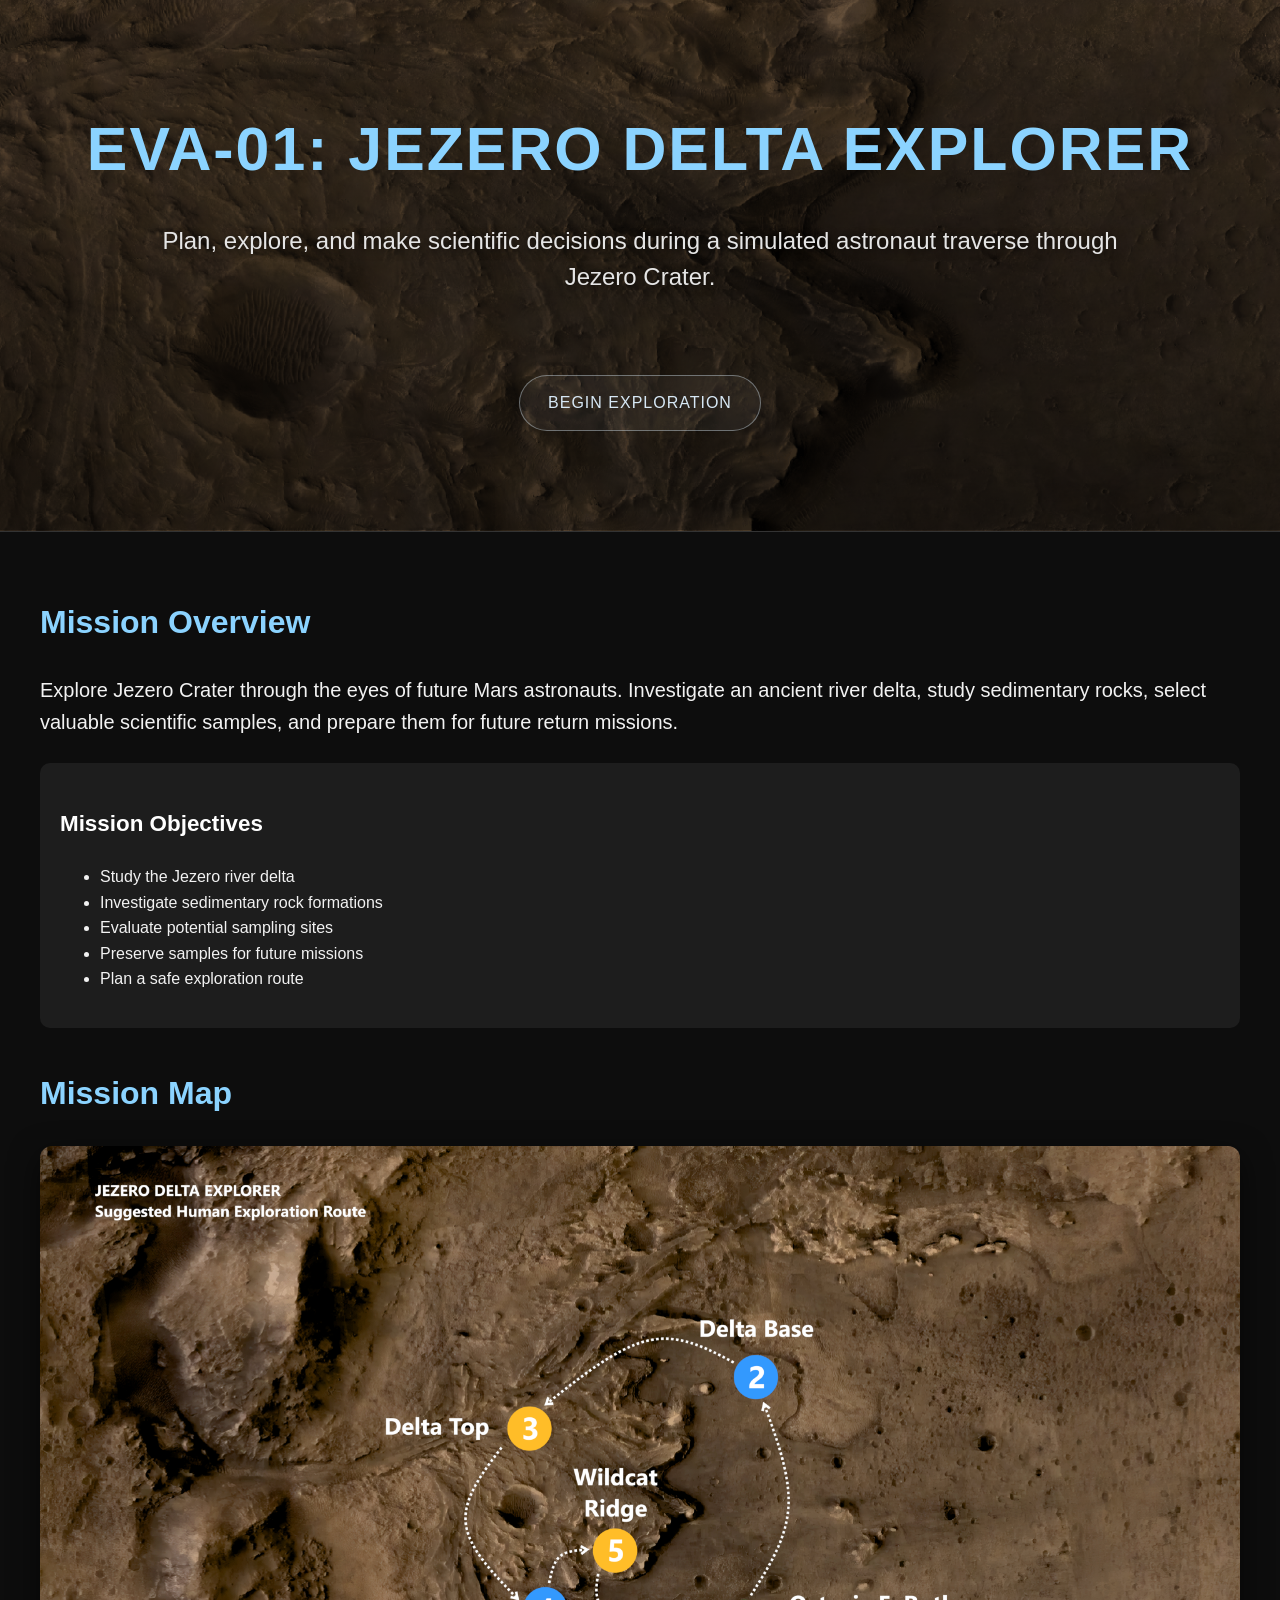
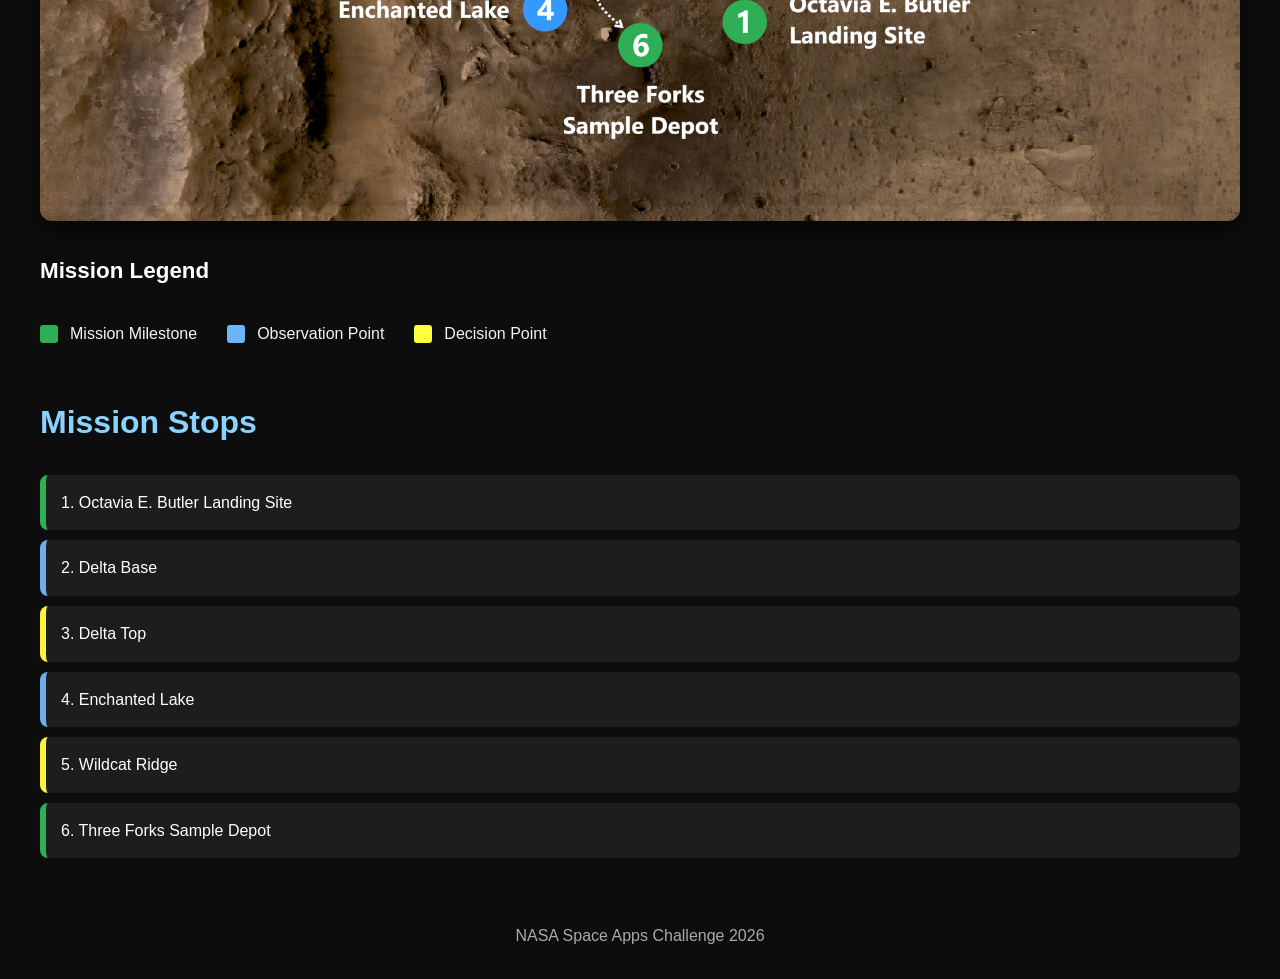
<file: index.html>
<!DOCTYPE html>
<html>
<head>
<meta charset="UTF-8">
<meta name="viewport" content="width=device-width, initial-scale=1.0">
<link rel="stylesheet" href="style.css">
</head>

<body>

<header class="scene-header"
style="
background-image:
linear-gradient(
rgba(0,0,0,0.6),
rgba(0,0,0,0.75)
),
url('images/mars-background.png');
padding: 60px 20px 80px 20px;
">
<h1 class="scene-title">
EVA-01: Jezero Delta Explorer
</h1>

<p class="subtitle">
Plan, explore, and make scientific decisions during a simulated astronaut traverse through Jezero Crater.
</p>

<p>
<a class="hero-button" href="#mission-map">
BEGIN EXPLORATION
</a>
</p>

</header>

<div class="container">

<h2>Mission Overview</h2>

<p>
Explore Jezero Crater through the eyes of future Mars astronauts.
Investigate an ancient river delta, study sedimentary rocks,
select valuable scientific samples, and prepare them for future return missions.
</p>

<div class="objectives">

<h3>Mission Objectives</h3>

<ul>
<li>Study the Jezero river delta</li>
<li>Investigate sedimentary rock formations</li>
<li>Evaluate potential sampling sites</li>
<li>Preserve samples for future missions</li>
<li>Plan a safe exploration route</li>
</ul>

</div>

<h2 id="mission-map">Mission Map</h2>

<div class="map-container">

<div class="mission-map">

<img src="images/map-jezero.jpg" alt="Jezero Mission Map">

<a class="hotspot hotspot1" href="octavia.html" title="Octavia Landing Site"></a>

<a class="hotspot hotspot2" href="delta-base.html" title="Delta Base"></a>

<a class="hotspot hotspot3" href="delta-top.html" title="Delta Top"></a>

<a class="hotspot hotspot4" href="enchanted-lake.html" title="Enchanted Lake"></a>

<a class="hotspot hotspot5" href="wildcat-ridge.html" title="Wildcat Ridge"></a>

<a class="hotspot hotspot6" href="three-forks.html" title="Three Forks"></a>

</div>

</div>

<div class="locations">

    <h3>Mission Legend</h3>

<div class="legend">

    <div class="legend-item">
        <span class="legend-box legend-milestone"></span>
        Mission Milestone
    </div>

    <div class="legend-item">
        <span class="legend-box legend-observation"></span>
        Observation Point
    </div>

    <div class="legend-item">
        <span class="legend-box legend-decision"></span>
        Decision Point
    </div>

</div>

<h2>Mission Stops</h2>

<a href="octavia.html"
   class="milestone-stop"
   style="display:block; padding:15px;">
1.   Octavia E. Butler Landing Site
</a>

<a href="delta-base.html" class="locations-card observation-stop">
2.   Delta Base
</a>

<a href="delta-top.html" class="locations-card decision-stop">
3.   Delta Top
</a>

<a href="enchanted-lake.html" class="locations-card observation-stop">
4.   Enchanted Lake
</a>

<a href="wildcat-ridge.html" class="locations-card decision-stop">
5.   Wildcat Ridge
</a>

<a href="three-forks.html" class="locations-card milestone-stop">
6.   Three Forks Sample Depot
</a>

</div>

</div>

<footer>

NASA Space Apps Challenge 2026

</footer>

</body>
</html>
</file>
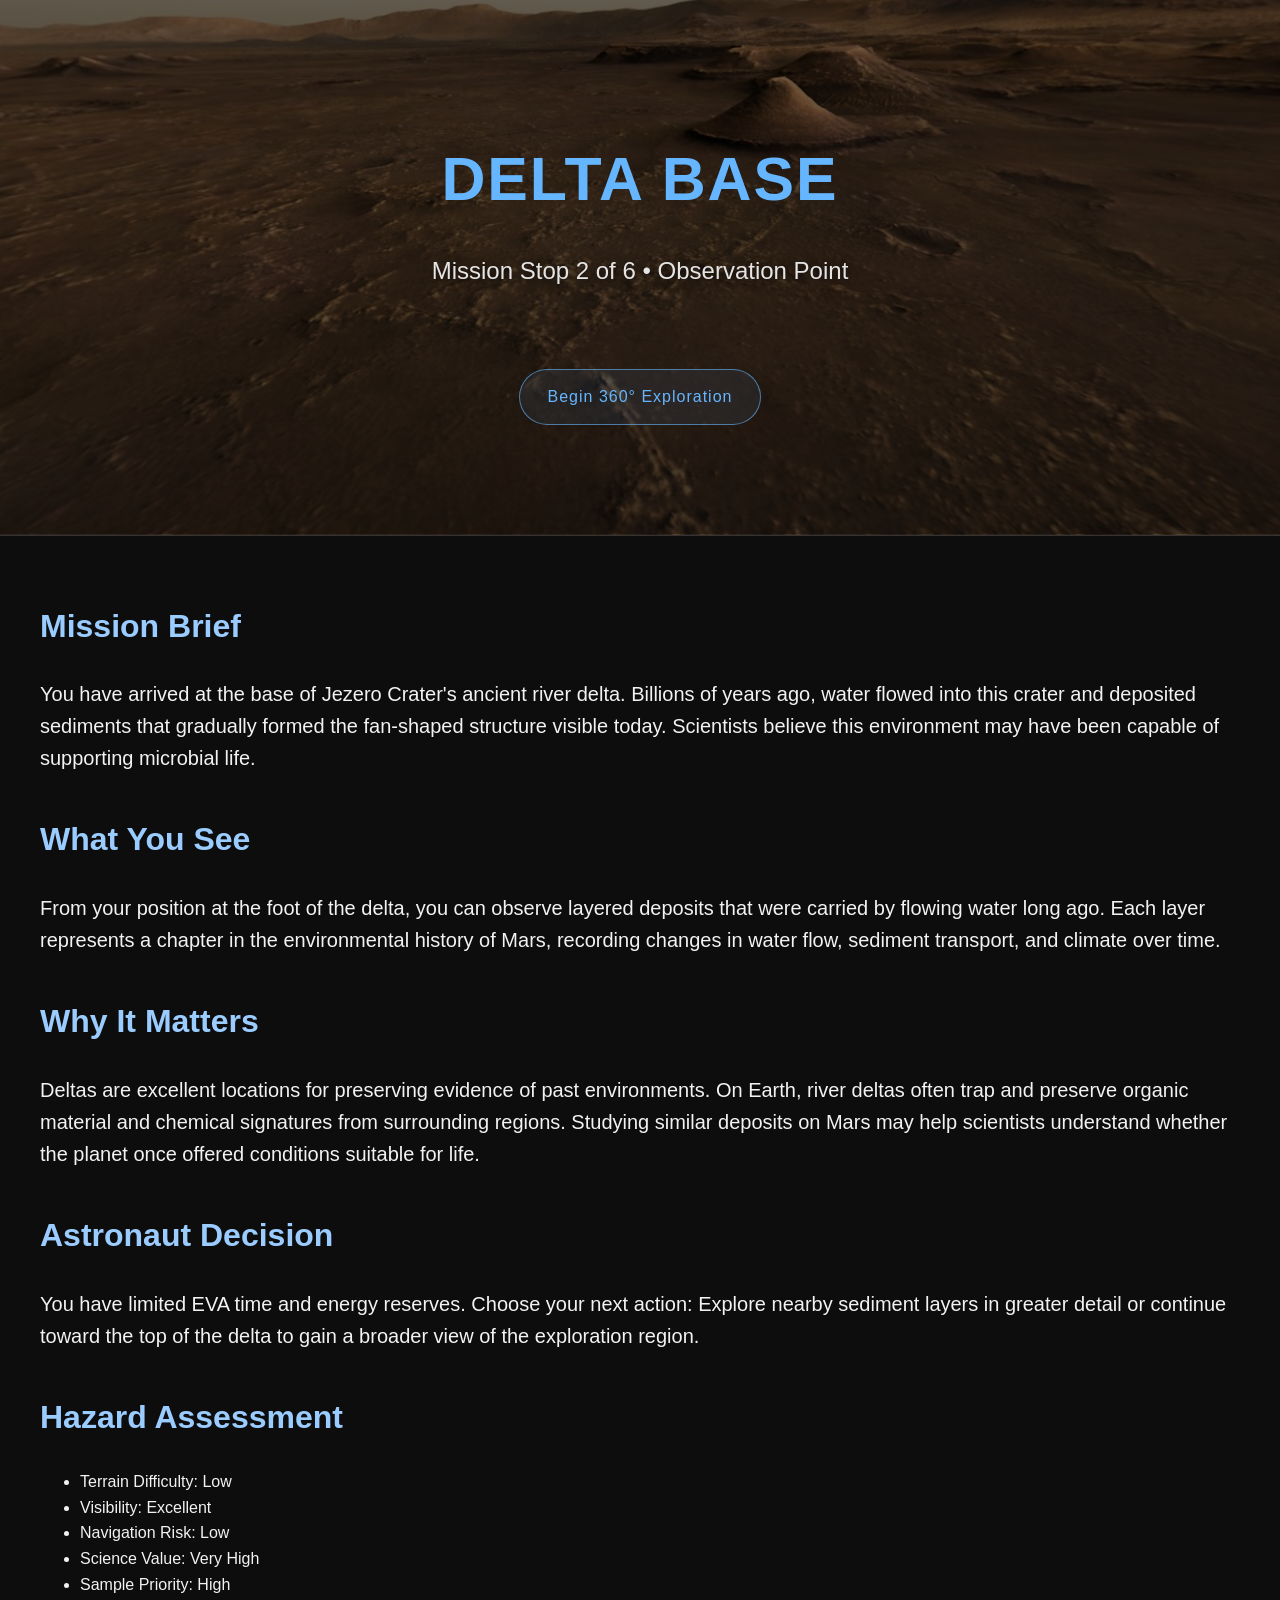
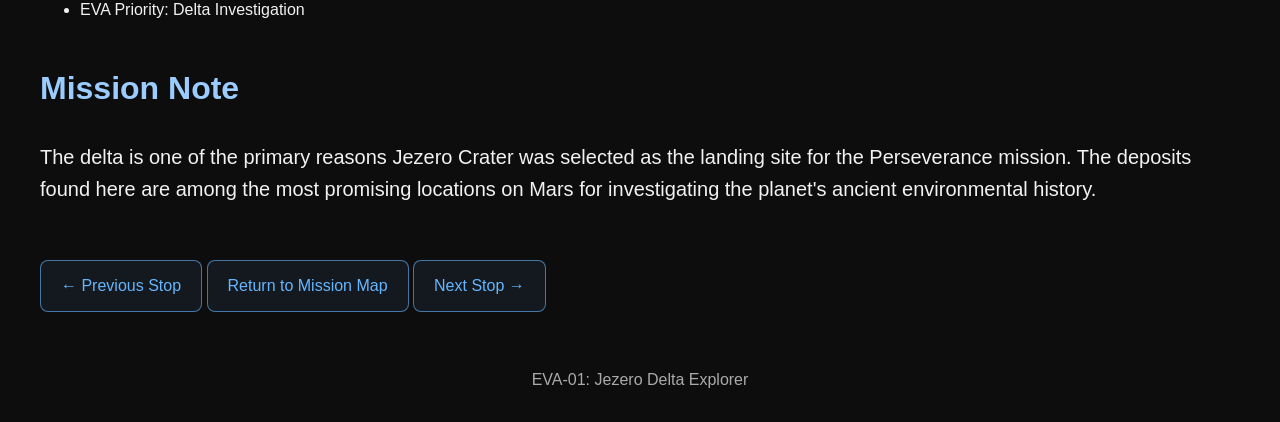
<file: delta-base.html>
<!DOCTYPE html>
<html lang="en">

<head>
    <meta charset="UTF-8">
    <meta name="viewport" content="width=device-width, initial-scale=1.0">
    <title>Delta Base</title>

    <link rel="stylesheet" href="style.css">
</head>

<body>

    <header class="scene-header"
        style="background-image:
        linear-gradient(rgba(0,0,0,0.55), rgba(0,0,0,0.75)),
        url('images/scenes/delta-base.jpg');">

        <h1 class="scene-title observation-title">
Delta Base
</h1>

        <p class="subtitle">
            Mission Stop 2 of 6 • Observation Point
        </p>

        <p>
            <a class="hero-button observation"
                href="https://maps.planet.fu-berlin.de/jezero/360/-6"
                target="_blank">
                Begin 360° Exploration
            </a>
        </p>

    </header>

    <div class="container scene-content observation">

        <h2>Mission Brief</h2>

        <p>
            You have arrived at the base of Jezero Crater's ancient river delta.
Billions of years ago, water flowed into this crater and deposited
sediments that gradually formed the fan-shaped structure visible today.
Scientists believe this environment may have been capable of supporting
microbial life.
        </p>

        <h2>What You See</h2>

        <p>
            From your position at the foot of the delta, you can observe layered
deposits that were carried by flowing water long ago. Each layer
represents a chapter in the environmental history of Mars, recording
changes in water flow, sediment transport, and climate over time.
        </p>

        <h2>Why It Matters</h2>

        <p>
            Deltas are excellent locations for preserving evidence of past
environments. On Earth, river deltas often trap and preserve organic
material and chemical signatures from surrounding regions. Studying
similar deposits on Mars may help scientists understand whether the
planet once offered conditions suitable for life.
        </p>

        <h2>Astronaut Decision</h2>

        <p>
            You have limited EVA time and energy reserves.

Choose your next action:

Explore nearby sediment layers in greater detail or continue toward the
top of the delta to gain a broader view of the exploration region.
        </p>

        <h2>Hazard Assessment</h2>

        <ul>
             <li>Terrain Difficulty: Low</li>
    <li>Visibility: Excellent</li>
    <li>Navigation Risk: Low</li>
    <li>Science Value: Very High</li>
    <li>Sample Priority: High</li>
    <li>EVA Priority: Delta Investigation</li>
        </ul>

        <h2>Mission Note</h2>

        <p>
            The delta is one of the primary reasons Jezero Crater was selected as
the landing site for the Perseverance mission. The deposits found here
are among the most promising locations on Mars for investigating the
planet's ancient environmental history.
        </p>

        <br>

        <a class="button observation" href="octavia.html">
            ← Previous Stop
        </a>
        
        <a class="button observation" href="index.html#mission-map">
Return to Mission Map
</a>

        <a class="button observation" href="delta-top.html">
            Next Stop →
        </a>

    </div>

    <footer>
        EVA-01: Jezero Delta Explorer
    </footer>

</body>

</html>
</file>
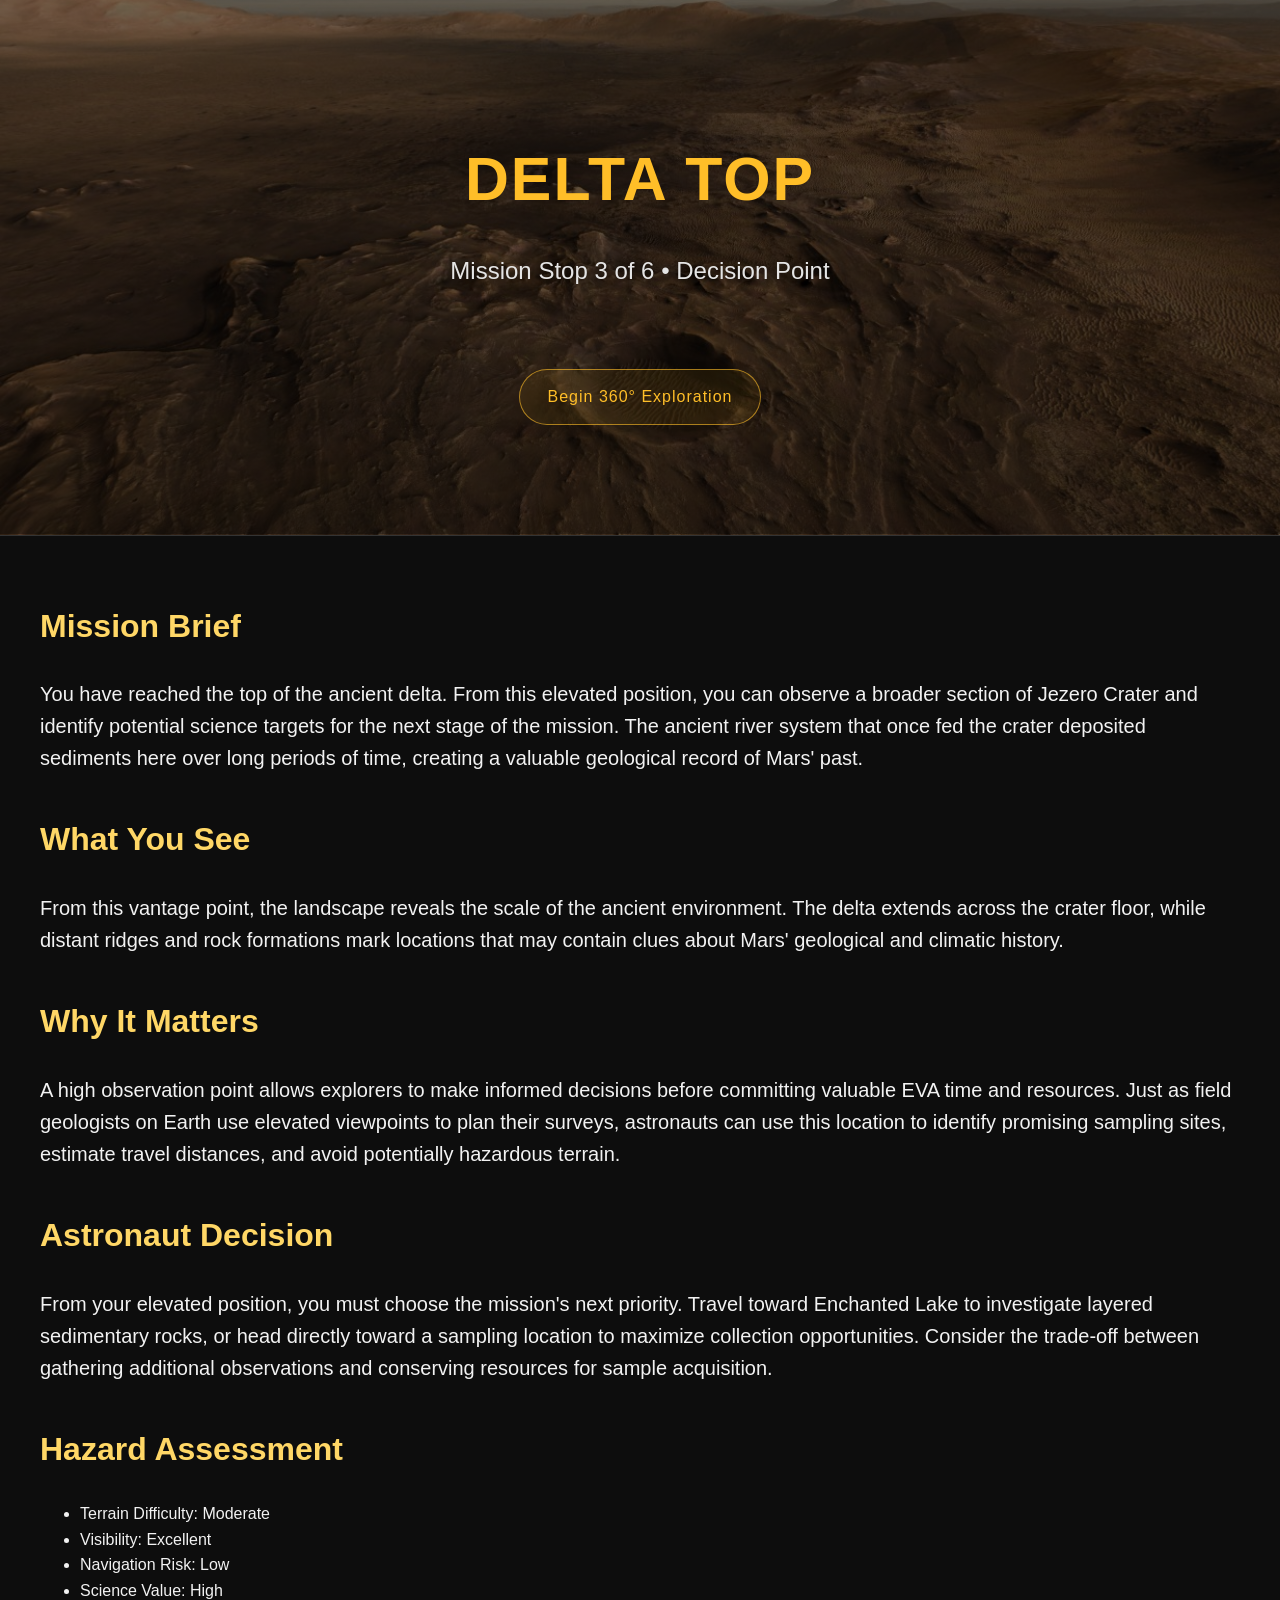
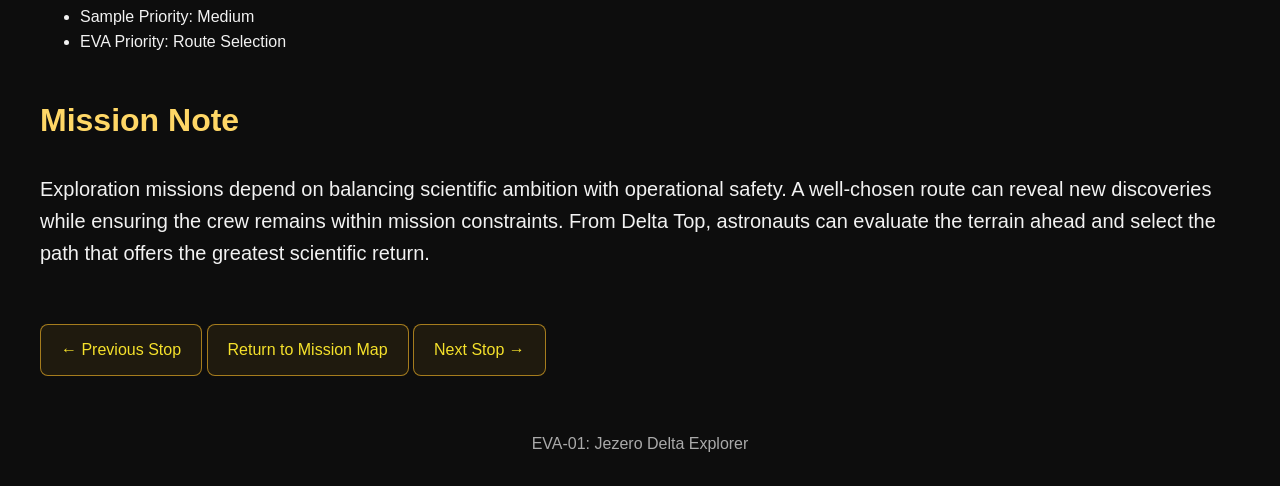
<file: delta-top.html>
<!DOCTYPE html>
<html lang="en">

<head>
    <meta charset="UTF-8">
    <meta name="viewport" content="width=device-width, initial-scale=1.0">
    <title>Delta Top</title>

    <link rel="stylesheet" href="style.css">
</head>

<body>

    <header class="scene-header"
        style="background-image:
        linear-gradient(rgba(0,0,0,0.55), rgba(0,0,0,0.75)),
        url('images/scenes/delta-top.jpg');">

        <h1 class="scene-title decision-title">
Delta Top
</h1>

        <p class="subtitle">
            Mission Stop 3 of 6 • Decision Point
        </p>

        <p>
            <a class="hero-button decision"
                href="https://maps.planet.fu-berlin.de/jezero/360/-5"
                target="_blank">
                Begin 360° Exploration
            </a>
        </p>

    </header>

    <div class="container scene-content decision">

        <h2>Mission Brief</h2>

        <p>
            You have reached the top of the ancient delta. From this elevated position,
you can observe a broader section of Jezero Crater and identify potential
science targets for the next stage of the mission. The ancient river system
that once fed the crater deposited sediments here over long periods of time,
creating a valuable geological record of Mars' past.
        </p>

        <h2>What You See</h2>

        <p>
           From this vantage point, the landscape reveals the scale of the ancient
environment. The delta extends across the crater floor, while distant ridges
and rock formations mark locations that may contain clues about Mars'
geological and climatic history.
        </p>

        <h2>Why It Matters</h2>

        <p>
         A high observation point allows explorers to make informed decisions before
committing valuable EVA time and resources. Just as field geologists on Earth
use elevated viewpoints to plan their surveys, astronauts can use this
location to identify promising sampling sites, estimate travel distances,
and avoid potentially hazardous terrain.
        </p>

        <h2>Astronaut Decision</h2>

        <p>
            From your elevated position, you must choose the mission's next priority.

Travel toward Enchanted Lake to investigate layered sedimentary rocks,
or head directly toward a sampling location to maximize collection opportunities.

Consider the trade-off between gathering additional observations and
conserving resources for sample acquisition.
        </p>

        <h2>Hazard Assessment</h2>

        <ul>
             <li>Terrain Difficulty: Moderate</li>
    <li>Visibility: Excellent</li>
    <li>Navigation Risk: Low</li>
    <li>Science Value: High</li>
    <li>Sample Priority: Medium</li>
    <li>EVA Priority: Route Selection</li>
        </ul>

        <h2>Mission Note</h2>

        <p>
            Exploration missions depend on balancing scientific ambition with operational
safety. A well-chosen route can reveal new discoveries while ensuring the crew
remains within mission constraints. From Delta Top, astronauts can evaluate
the terrain ahead and select the path that offers the greatest scientific
return.
        </p>

        <br>

        <a class="button decision" href="delta-base.html">
            ← Previous Stop
        </a>
        
        <a class="button decision" href="index.html#mission-map">
Return to Mission Map
</a>

        <a class="button decision" href="enchanted-lake.html">
            Next Stop →
        </a>

    </div>

    <footer>
        EVA-01: Jezero Delta Explorer
    </footer>

</body>

</html>
</file>
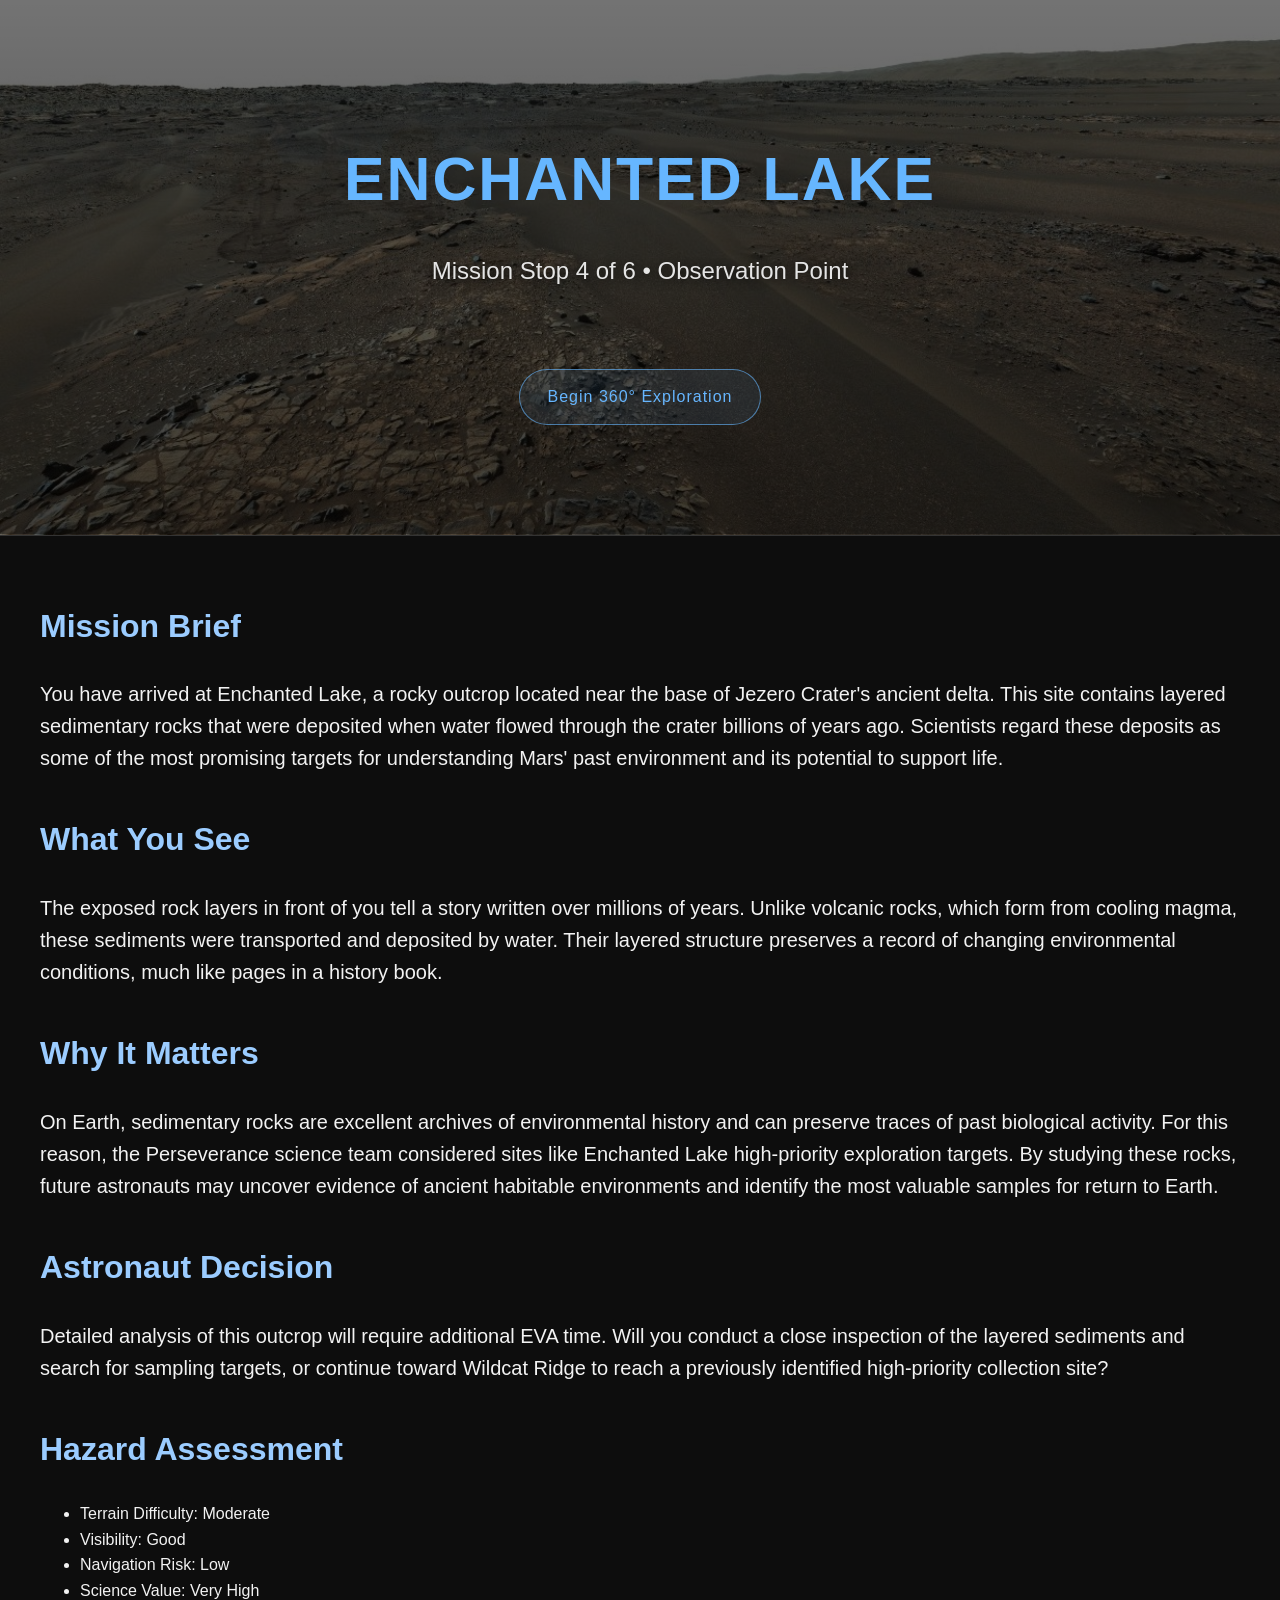
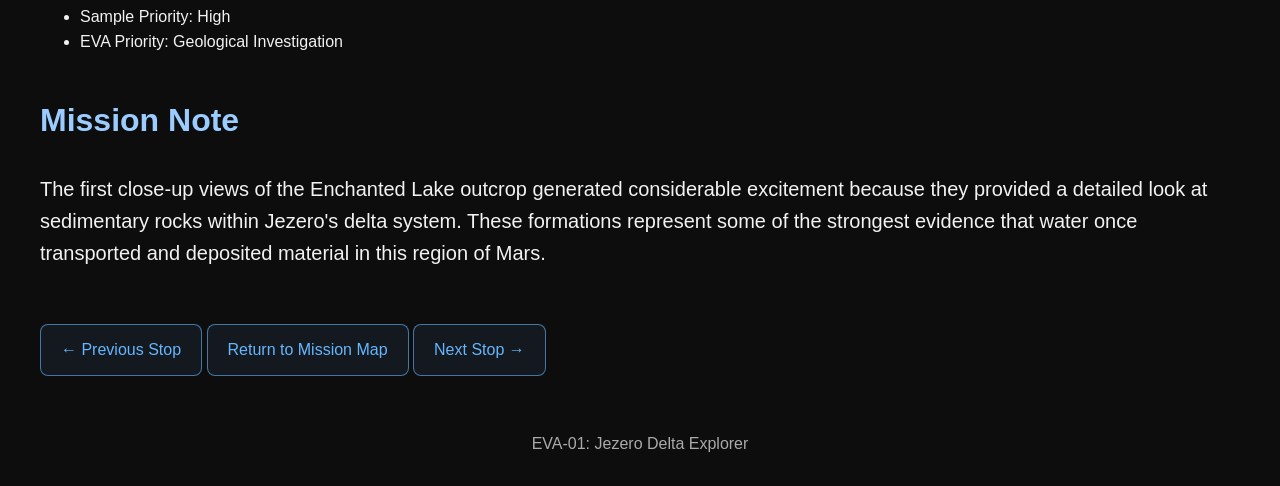
<file: enchanted-lake.html>
<!DOCTYPE html>
<html lang="en">

<head>
    <meta charset="UTF-8">
    <meta name="viewport" content="width=device-width, initial-scale=1.0">
    <title>Enchanted Lake</title>

    <link rel="stylesheet" href="style.css">
</head>

<body>

    <header class="scene-header"
        style="background-image:
        linear-gradient(rgba(0,0,0,0.55), rgba(0,0,0,0.75)),
        url('images/scenes/enchanted-lake.jpg');">

        <h1 class="scene-title observation-title">
Enchanted Lake
</h1>

        <p class="subtitle">
            Mission Stop 4 of 6 • Observation Point
        </p>

        <p>
            <a class="hero-button observation"
                href="https://maps.planet.fu-berlin.de/jezero/360/21"
                target="_blank">
                Begin 360° Exploration
            </a>
        </p>

    </header>

   <div class="container scene-content observation">

        <h2>Mission Brief</h2>

        <p>
            You have arrived at Enchanted Lake, a rocky outcrop located near the base of Jezero Crater's ancient delta. This site contains layered sedimentary rocks that were deposited when water flowed through the crater billions of years ago. Scientists regard these deposits as some of the most promising targets for understanding Mars' past environment and its potential to support life.
        </p>

        <h2>What You See</h2>

        <p>
            The exposed rock layers in front of you tell a story written over millions of years. Unlike volcanic rocks, which form from cooling magma, these sediments were transported and deposited by water. Their layered structure preserves a record of changing environmental conditions, much like pages in a history book.
        </p>

        <h2>Why It Matters</h2>

        <p>
            On Earth, sedimentary rocks are excellent archives of environmental history and can preserve traces of past biological activity. For this reason, the Perseverance science team considered sites like Enchanted Lake high-priority exploration targets. By studying these rocks, future astronauts may uncover evidence of ancient habitable environments and identify the most valuable samples for return to Earth.
        </p>

        <h2>Astronaut Decision</h2>

        <p>
            Detailed analysis of this outcrop will require additional EVA time.

Will you conduct a close inspection of the layered sediments and search for sampling targets, or continue toward Wildcat Ridge to reach a previously identified high-priority collection site?
        </p>

        <h2>Hazard Assessment</h2>

        <ul>
             <li>Terrain Difficulty: Moderate</li>
    <li>Visibility: Good</li>
    <li>Navigation Risk: Low</li>
    <li>Science Value: Very High</li>
    <li>Sample Priority: High</li>
    <li>EVA Priority: Geological Investigation</li>
        </ul>

        <h2>Mission Note</h2>

        <p>
          The first close-up views of the Enchanted Lake outcrop generated considerable excitement because they provided a detailed look at sedimentary rocks within Jezero's delta system. These formations represent some of the strongest evidence that water once transported and deposited material in this region of Mars.
        </p>

        <br>

       <a class="button observation" href="delta-top.html">
        ← Previous Stop
    </a>

    <a class="button observation" href="index.html#mission-map">
        Return to Mission Map
    </a>

    <a class="button observation" href="wildcat-ridge.html">
        Next Stop →
    </a>

    </div>

    <footer>
        EVA-01: Jezero Delta Explorer
    </footer>

</body>

</html>
</file>
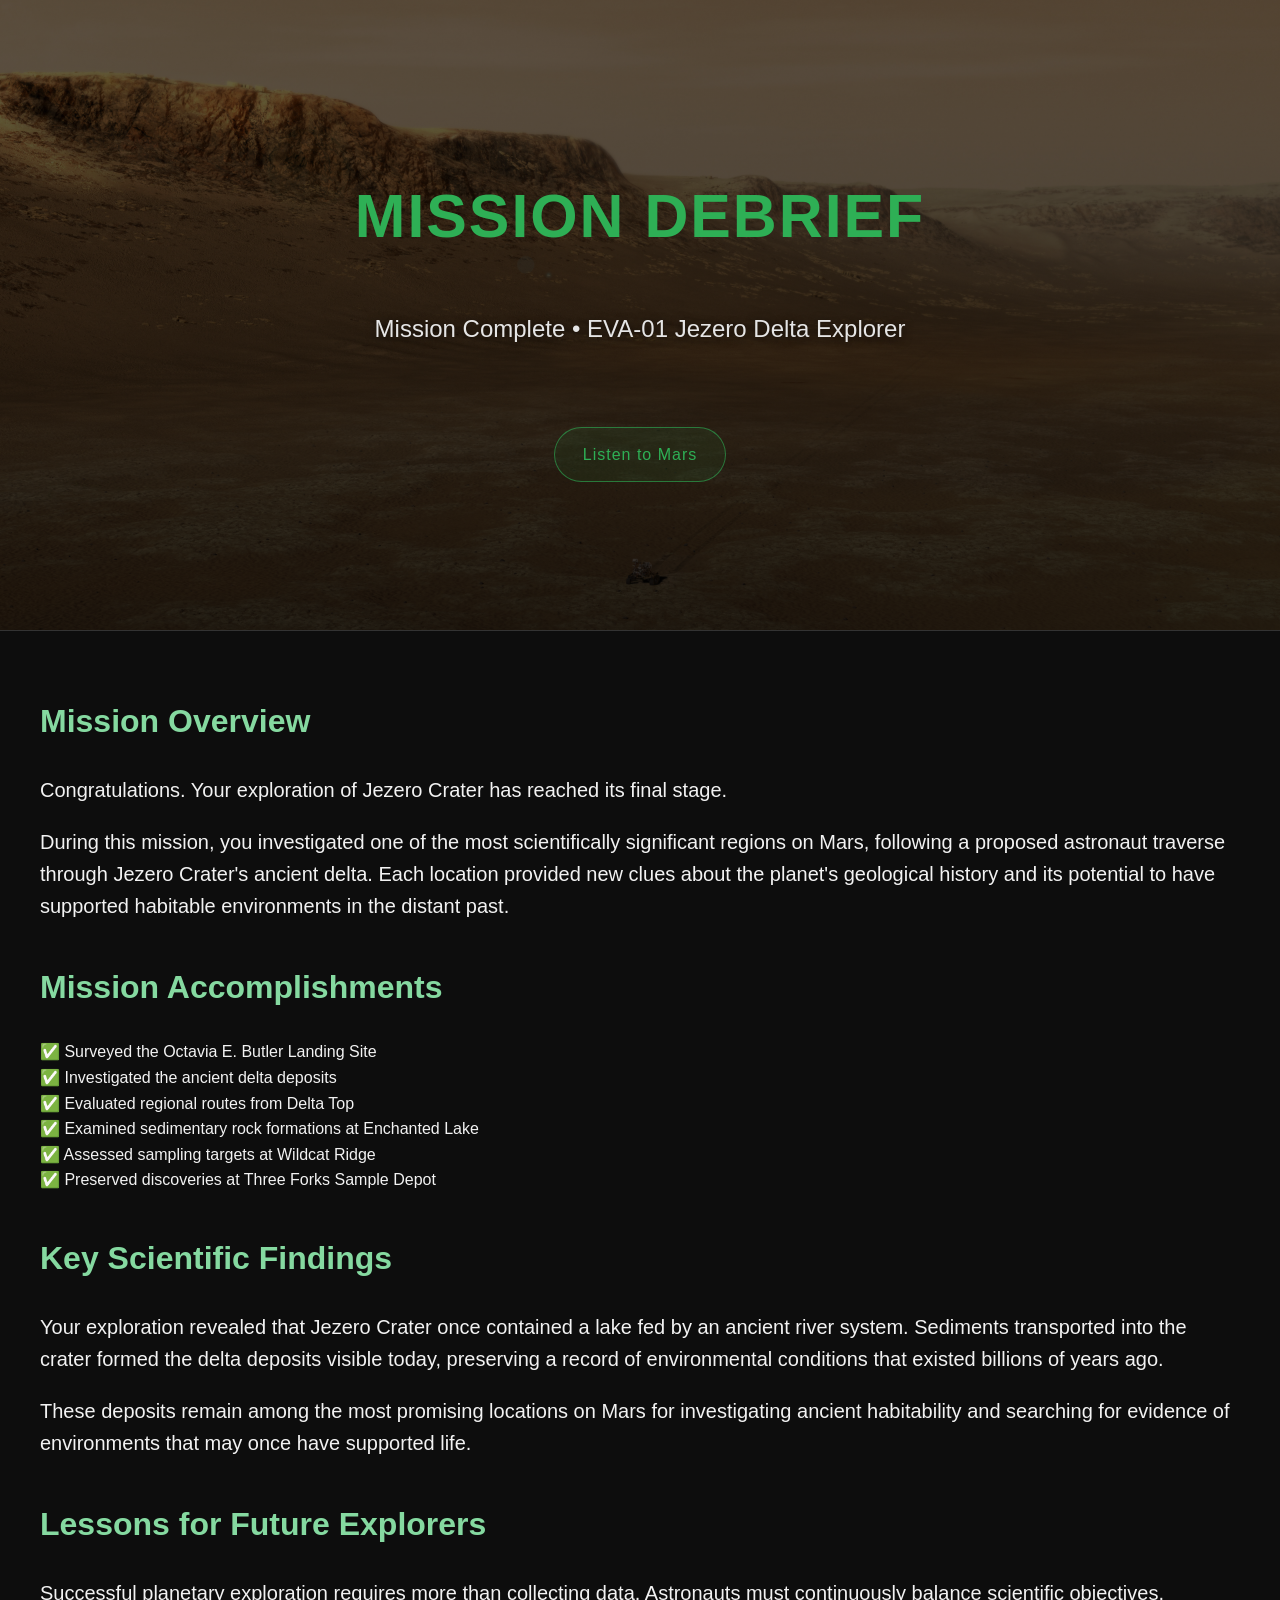
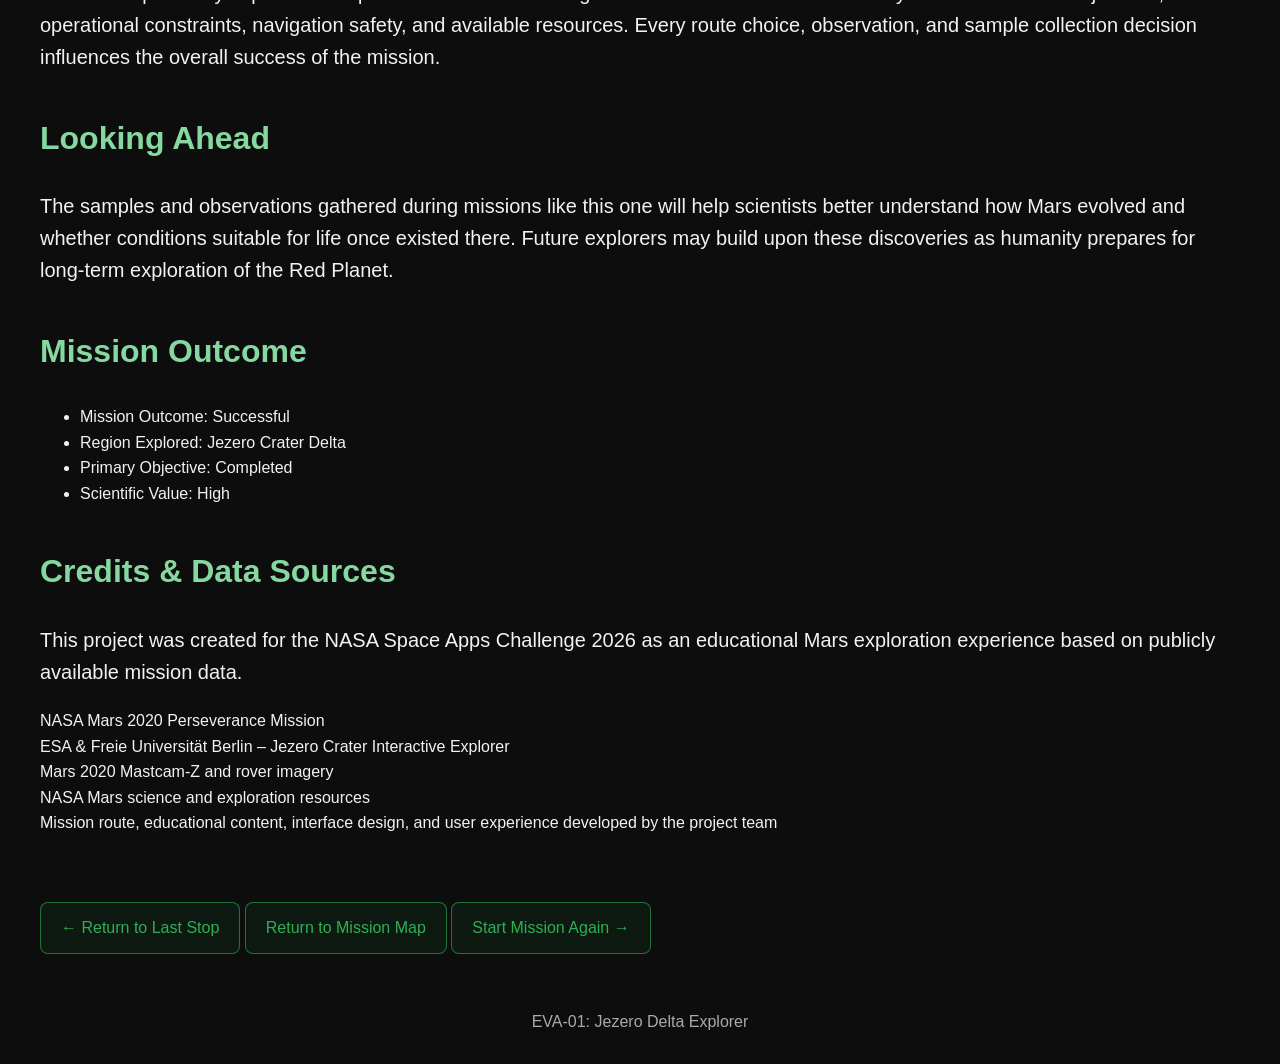
<file: mission-summary.html>
<!DOCTYPE html>
<html lang="en">

<head>
    <meta charset="UTF-8">
    <meta name="viewport" content="width=device-width, initial-scale=1.0">
    <title>Mission Debrief</title>

    <link rel="stylesheet" href="style.css">
</head>

<body>

    <header class="scene-header debrief-header"
        style="background-image:
        linear-gradient(rgba(0,0,0,0.55), rgba(0,0,0,0.80)),
        url('images/rover_at_Jezero.jpg');">

        <h1 class="scene-title milestone-title">
            Mission Debrief
        </h1>

        <p class="subtitle">
            Mission Complete • EVA-01 Jezero Delta Explorer
        </p>
        </body>
        <audio id="marsAudio">
    <source src="audio/mars-sounds.mp3" type="audio/mpeg">
</audio>
        <p>
    <a class="hero-button milestone"
       href="#"
       onclick="document.getElementById('marsAudio').play(); return false;">
       Listen to Mars
    </a>
</p>

    </header>

    <div class="container scene-content milestone">

        <h2>Mission Overview</h2>

        <p>
            Congratulations. Your exploration of Jezero Crater has reached its
            final stage.
        </p>

        <p>
            During this mission, you investigated one of the most scientifically
            significant regions on Mars, following a proposed astronaut traverse
            through Jezero Crater's ancient delta. Each location provided new
            clues about the planet's geological history and its potential to
            have supported habitable environments in the distant past.
        </p>

        <h2>Mission Accomplishments</h2>

        <ul style="list-style-type: none; padding-left: 0;">
            <li>✅ Surveyed the Octavia E. Butler Landing Site</li>
            <li>✅ Investigated the ancient delta deposits</li>
            <li>✅ Evaluated regional routes from Delta Top</li>
            <li>✅ Examined sedimentary rock formations at Enchanted Lake</li>
            <li>✅ Assessed sampling targets at Wildcat Ridge</li>
            <li>✅ Preserved discoveries at Three Forks Sample Depot</li>
        </ul>

        <h2>Key Scientific Findings</h2>

        <p>
            Your exploration revealed that Jezero Crater once contained a lake
            fed by an ancient river system. Sediments transported into the crater
            formed the delta deposits visible today, preserving a record of
            environmental conditions that existed billions of years ago.
        </p>

        <p>
            These deposits remain among the most promising locations on Mars
            for investigating ancient habitability and searching for evidence
            of environments that may once have supported life.
        </p>

        <h2>Lessons for Future Explorers</h2>

        <p>
            Successful planetary exploration requires more than collecting data.
            Astronauts must continuously balance scientific objectives,
            operational constraints, navigation safety, and available resources.
            Every route choice, observation, and sample collection decision
            influences the overall success of the mission.
        </p>

        <h2>Looking Ahead</h2>

        <p>
            The samples and observations gathered during missions like this one
            will help scientists better understand how Mars evolved and whether
            conditions suitable for life once existed there. Future explorers
            may build upon these discoveries as humanity prepares for long-term
            exploration of the Red Planet.
        </p>

        <h2>Mission Outcome</h2>

        <ul>
            <li>Mission Outcome: Successful</li>
            <li>Region Explored: Jezero Crater Delta</li>
            <li>Primary Objective: Completed</li>
            <li>Scientific Value: High</li>
        </ul>
<h2>Credits & Data Sources</h2>

<p>
This project was created for the NASA Space Apps Challenge 2026 as an educational
Mars exploration experience based on publicly available mission data.
</p>

<ul style="list-style-type: none; padding-left: 0;">

    <li>NASA Mars 2020 Perseverance Mission</li>

    <li>ESA & Freie Universität Berlin – Jezero Crater Interactive Explorer</li>

    <li>Mars 2020 Mastcam-Z and rover imagery</li>

    <li>NASA Mars science and exploration resources</li>

    <li>Mission route, educational content, interface design, and user experience developed by the project team</li>

</ul>

        <div style="height:40px;"></div>

        <div class="navigation-buttons">

            <a class="button milestone" href="three-forks.html">
                ← Return to Last Stop
            </a>

            <a class="button milestone" href="index.html#mission-map">
                Return to Mission Map
            </a>

            <a class="button milestone" href="octavia.html">
                Start Mission Again →
            </a>

        </div>

    </div>

    <footer>
        EVA-01: Jezero Delta Explorer
    </footer>

</body>

</html>
</file>
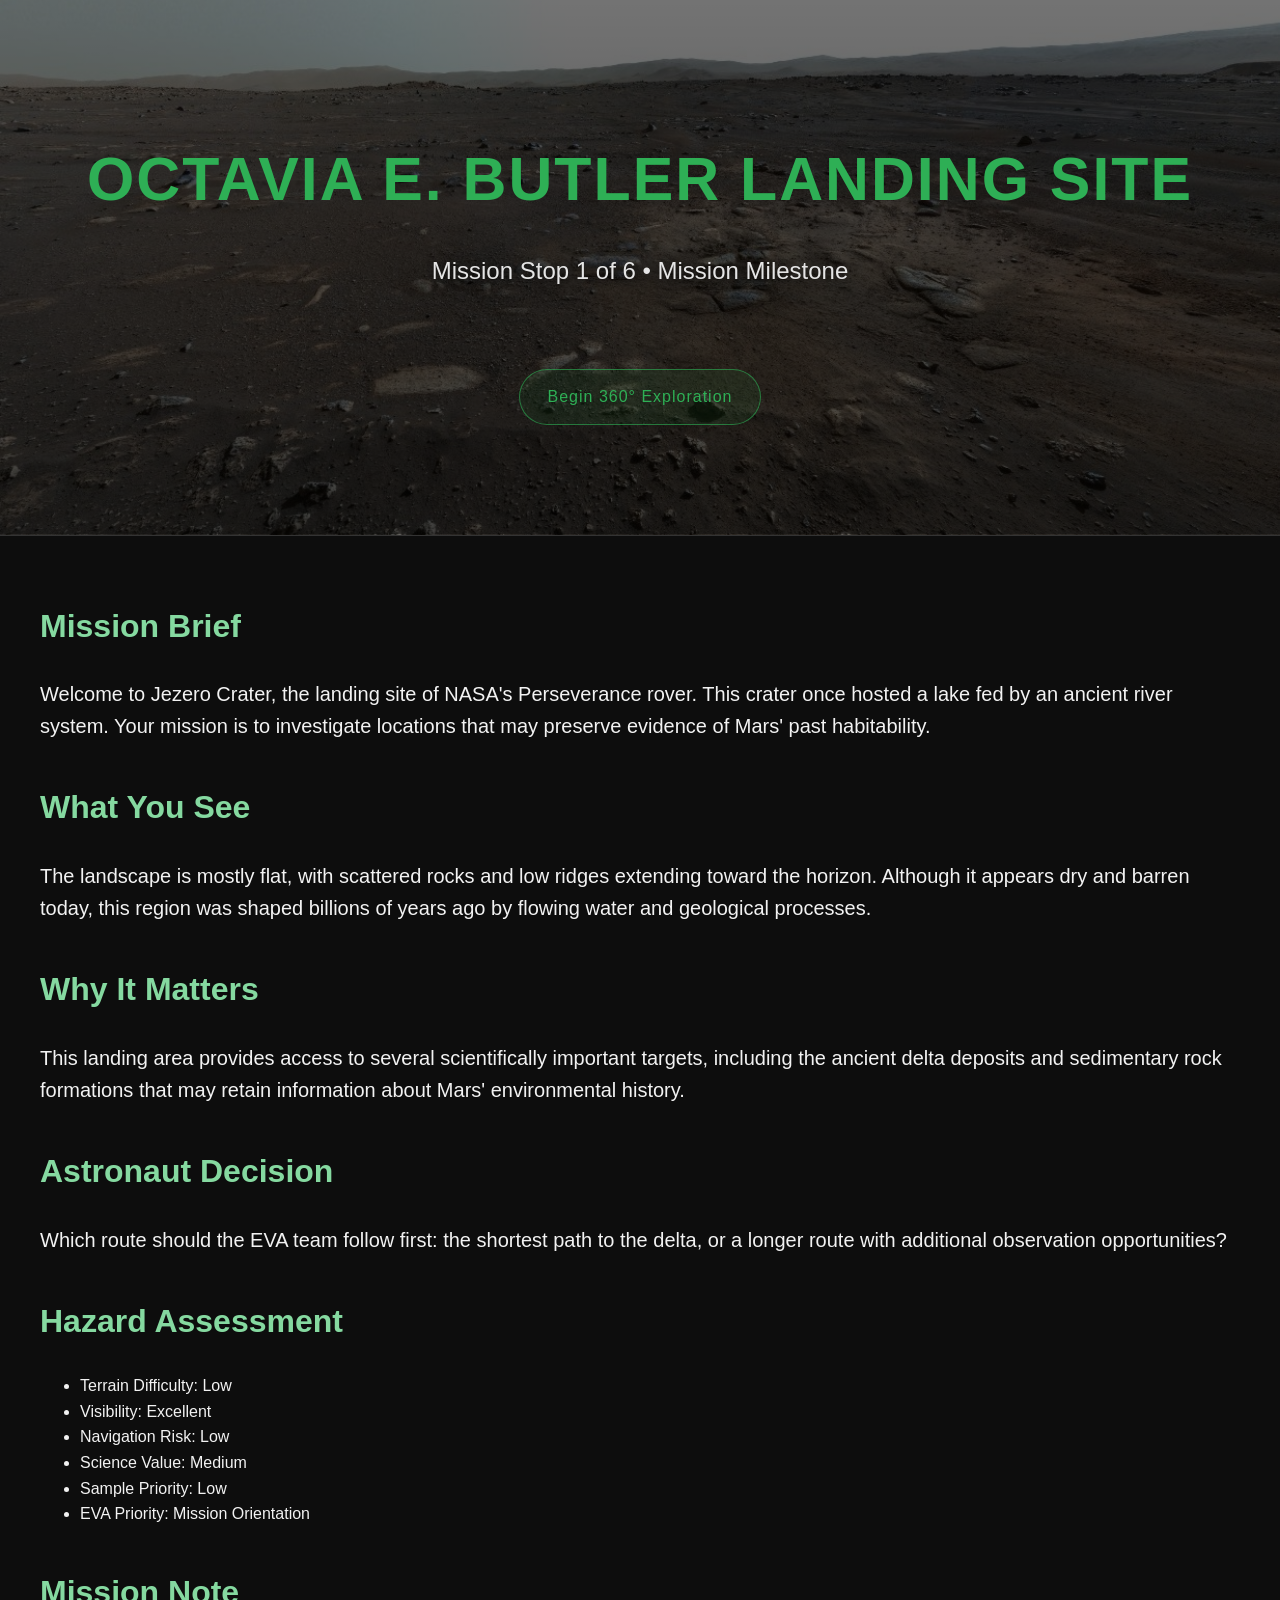
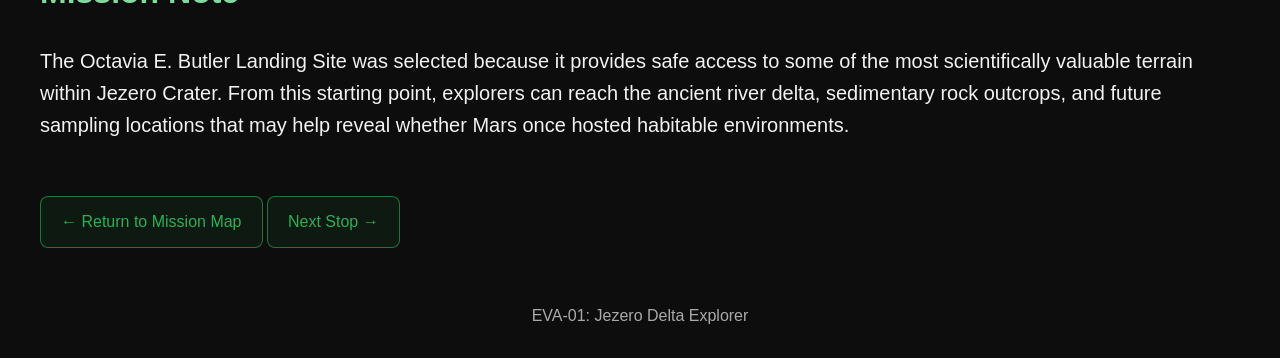
<file: octavia.html>
<!DOCTYPE html>
<html lang="en">

<head>
    <meta charset="UTF-8">
    <meta name="viewport" content="width=device-width, initial-scale=1.0">
    <title>Octavia E. Butler Landing Site</title>

    <link rel="stylesheet" href="style.css">
</head>

<body>

    <header class="scene-header"
        style="background-image:
        linear-gradient(rgba(0,0,0,0.55), rgba(0,0,0,0.75)),
        url('images/scenes/octavia.jpg');">

        <h1 class="scene-title milestone-title">
Octavia E. Butler Landing Site
</h1>

        <p class="subtitle">
            Mission Stop 1 of 6 • Mission Milestone
        </p>

        <p>
            <a class="hero-button milestone"
                href="https://maps.planet.fu-berlin.de/jezero/360/1"
                target="_blank">
                Begin 360° Exploration
            </a>
        </p>

    </header>

   <div class="container scene-content milestone">

        <h2>Mission Brief</h2>

        <p>
            Welcome to Jezero Crater, the landing site of NASA's Perseverance rover.
            This crater once hosted a lake fed by an ancient river system.
            Your mission is to investigate locations that may preserve evidence of
            Mars' past habitability.
        </p>

        <h2>What You See</h2>

        <p>
            The landscape is mostly flat, with scattered rocks and low ridges extending
            toward the horizon. Although it appears dry and barren today, this region
            was shaped billions of years ago by flowing water and geological processes.
        </p>

        <h2>Why It Matters</h2>

        <p>
            This landing area provides access to several scientifically important targets,
            including the ancient delta deposits and sedimentary rock formations that may
            retain information about Mars' environmental history.
        </p>

        <h2>Astronaut Decision</h2>

        <p>
            Which route should the EVA team follow first: the shortest path to the delta,
            or a longer route with additional observation opportunities?
        </p>

        <h2>Hazard Assessment</h2>

        <ul>
            <li>Terrain Difficulty: Low</li>
    <li>Visibility: Excellent</li>
    <li>Navigation Risk: Low</li>
    <li>Science Value: Medium</li>
    <li>Sample Priority: Low</li>
    <li>EVA Priority: Mission Orientation</li>
        </ul>

        <h2>Mission Note</h2>

        <p>
            The Octavia E. Butler Landing Site was selected because it provides safe access
            to some of the most scientifically valuable terrain within Jezero Crater.
            From this starting point, explorers can reach the ancient river delta,
            sedimentary rock outcrops, and future sampling locations that may help reveal
            whether Mars once hosted habitable environments.
        </p>

        <br>

        <a class="button milestone" href="index.html#mission-map">
            ← Return to Mission Map
        </a>

        <a class="button milestone" href="delta-base.html">
            Next Stop →
        </a>

    </div>

    <footer>
        EVA-01: Jezero Delta Explorer
    </footer>

</body>

</html>
</file>
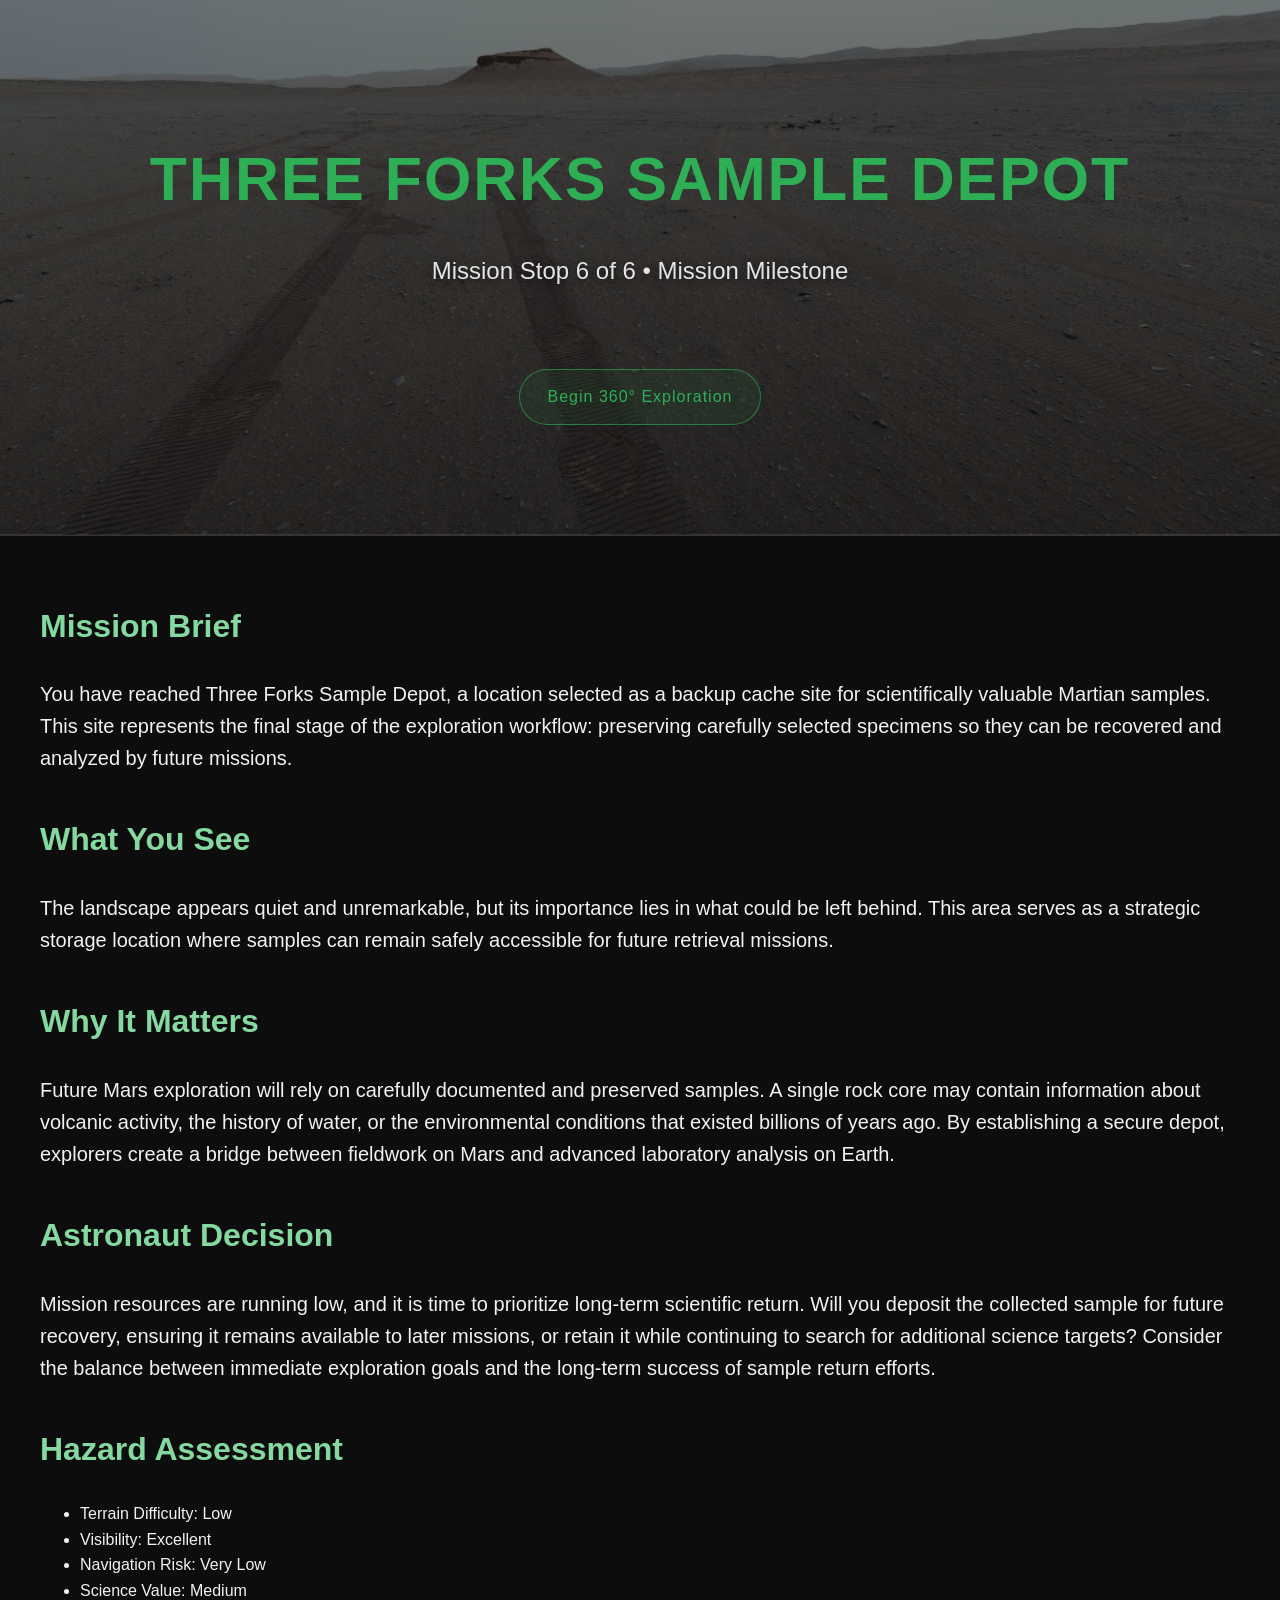
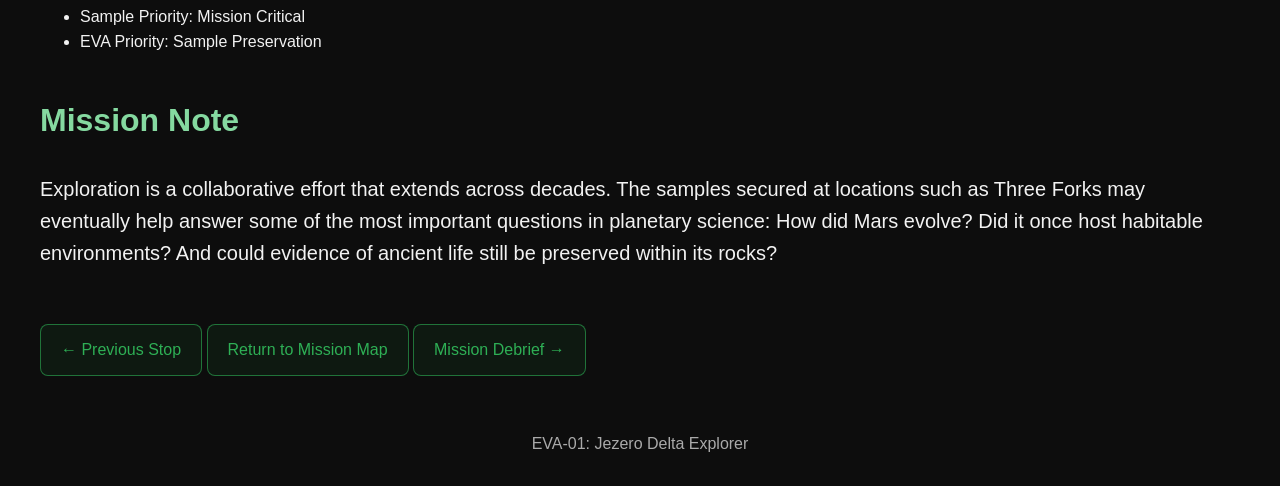
<file: three-forks.html>
<!DOCTYPE html>
<html lang="en">

<head>
    <meta charset="UTF-8">
    <meta name="viewport" content="width=device-width, initial-scale=1.0">
    <title>Three Forks Sample Depot</title>

    <link rel="stylesheet" href="style.css">
</head>

<body>

    <header class="scene-header"
        style="background-image:
        linear-gradient(rgba(0,0,0,0.55), rgba(0,0,0,0.75)),
        url('images/scenes/three-forks.jpg');">

        <h1 class="scene-title milestone-title">
Three Forks Sample Depot
</h1>

        <p class="subtitle">
            Mission Stop 6 of 6 • Mission Milestone
        </p>

        <p>
            <a class="hero-button milestone"
                href="https://maps.planet.fu-berlin.de/jezero/360/24"
                target="_blank">
                Begin 360° Exploration
            </a>
        </p>

    </header>

    <div class="container scene-content milestone">

        <h2>Mission Brief</h2>

        <p>
            You have reached Three Forks Sample Depot, a location selected as a backup cache site for scientifically valuable Martian samples. This site represents the final stage of the exploration workflow: preserving carefully selected specimens so they can be recovered and analyzed by future missions.
        </p>

        <h2>What You See</h2>

        <p>
            The landscape appears quiet and unremarkable, but its importance lies in what could be left behind. This area serves as a strategic storage location where samples can remain safely accessible for future retrieval missions.
        </p>

        <h2>Why It Matters</h2>

        <p>
           Future Mars exploration will rely on carefully documented and preserved samples. A single rock core may contain information about volcanic activity, the history of water, or the environmental conditions that existed billions of years ago. By establishing a secure depot, explorers create a bridge between fieldwork on Mars and advanced laboratory analysis on Earth.
        </p>

        <h2>Astronaut Decision</h2>

        <p>
           Mission resources are running low, and it is time to prioritize long-term scientific return.

Will you deposit the collected sample for future recovery, ensuring it remains available to later missions, or retain it while continuing to search for additional science targets?

Consider the balance between immediate exploration goals and the long-term success of sample return efforts.

        <h2>Hazard Assessment</h2>

        <ul>
           <li>Terrain Difficulty: Low</li>
    <li>Visibility: Excellent</li>
    <li>Navigation Risk: Very Low</li>
    <li>Science Value: Medium</li>
    <li>Sample Priority: Mission Critical</li>
    <li>EVA Priority: Sample Preservation</li>
        </ul>

        <h2>Mission Note</h2>

        <p>
            Exploration is a collaborative effort that extends across decades. The samples secured at locations such as Three Forks may eventually help answer some of the most important questions in planetary science: How did Mars evolve? Did it once host habitable environments? And could evidence of ancient life still be preserved within its rocks?
        </p>

        <br>

       <a class="button milestone" href="wildcat-ridge.html">
        ← Previous Stop
    </a>

    <a class="button milestone" href="index.html#mission-map">
        Return to Mission Map
    </a>

    <a class="button milestone" href="mission-summary.html">
        Mission Debrief →
    </a>

    </div>

    <footer>
        EVA-01: Jezero Delta Explorer
    </footer>

</body>

</html>
</file>
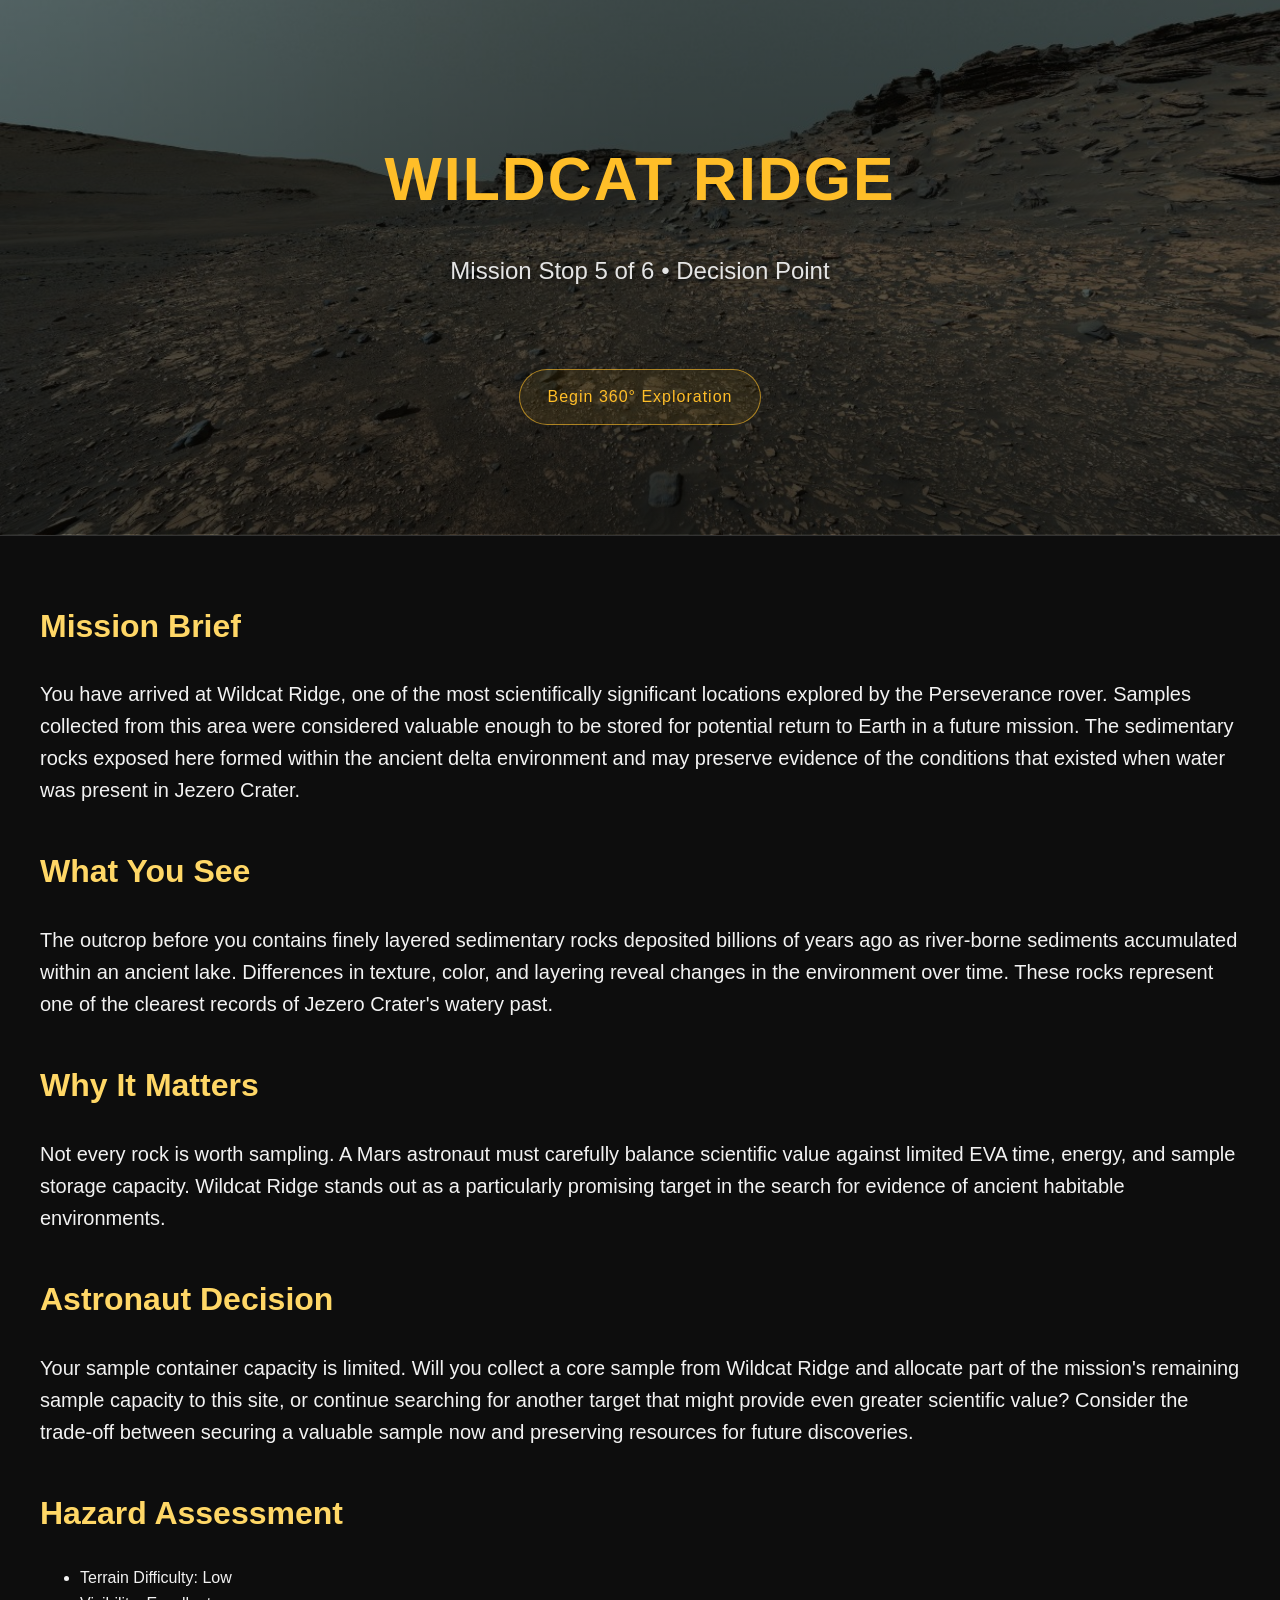
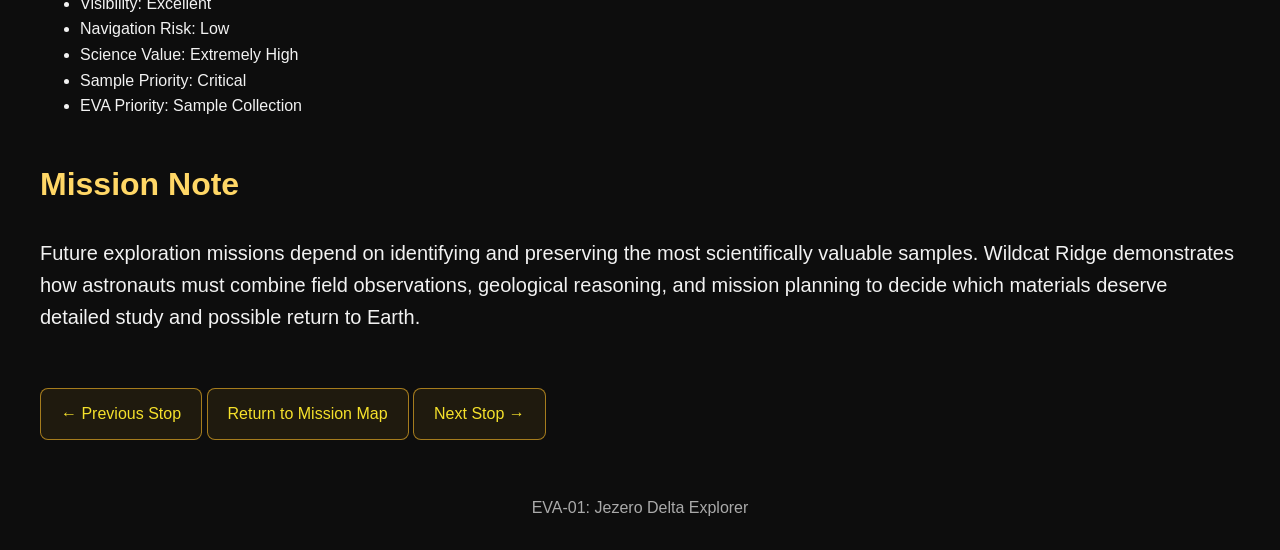
<file: wildcat-ridge.html>
<!DOCTYPE html>
<html lang="en">

<head>
    <meta charset="UTF-8">
    <meta name="viewport" content="width=device-width, initial-scale=1.0">
    <title>Wildcat Ridge</title>

    <link rel="stylesheet" href="style.css">
</head>

<body>

    <header class="scene-header"
        style="background-image:
        linear-gradient(rgba(0,0,0,0.55), rgba(0,0,0,0.75)),
        url('images/scenes/wildcat-ridge.jpg');">

        <h1 class="scene-title decision-title">
Wildcat Ridge
</h1>

        <p class="subtitle">
            Mission Stop 5 of 6 • Decision Point
        </p>

        <p>
            <a class="hero-button decision"
                href="https://maps.planet.fu-berlin.de/jezero/360/20"
                target="_blank">
                Begin 360° Exploration
            </a>
        </p>

    </header>

    <div class="container scene-content decision">

        <h2>Mission Brief</h2>

        <p>
            You have arrived at Wildcat Ridge, one of the most scientifically significant locations explored by the Perseverance rover. Samples collected from this area were considered valuable enough to be stored for potential return to Earth in a future mission. The sedimentary rocks exposed here formed within the ancient delta environment and may preserve evidence of the conditions that existed when water was present in Jezero Crater.
        </p>

        <h2>What You See</h2>

        <p>
           The outcrop before you contains finely layered sedimentary rocks deposited billions of years ago as river-borne sediments accumulated within an ancient lake. Differences in texture, color, and layering reveal changes in the environment over time. These rocks represent one of the clearest records of Jezero Crater's watery past.
        </p>

        <h2>Why It Matters</h2>

        <p>
         Not every rock is worth sampling. A Mars astronaut must carefully balance scientific value against limited EVA time, energy, and sample storage capacity. Wildcat Ridge stands out as a particularly promising target in the search for evidence of ancient habitable environments.
        </p>

        <h2>Astronaut Decision</h2>

        <p>
           Your sample container capacity is limited.

Will you collect a core sample from Wildcat Ridge and allocate part of the mission's remaining sample capacity to this site, or continue searching for another target that might provide even greater scientific value?

Consider the trade-off between securing a valuable sample now and preserving resources for future discoveries.
        </p>

        <h2>Hazard Assessment</h2>

        <ul>
             <li>Terrain Difficulty: Low</li>
    <li>Visibility: Excellent</li>
    <li>Navigation Risk: Low</li>
    <li>Science Value: Extremely High</li>
    <li>Sample Priority: Critical</li>
    <li>EVA Priority: Sample Collection</li>
        </ul>

        <h2>Mission Note</h2>

        <p>
            Future exploration missions depend on identifying and preserving the most scientifically valuable samples. Wildcat Ridge demonstrates how astronauts must combine field observations, geological reasoning, and mission planning to decide which materials deserve detailed study and possible return to Earth.
        </p>

        <br>

        <a class="button decision" href="enchanted-lake.html">
        ← Previous Stop
    </a>

    <a class="button decision" href="index.html#mission-map">
        Return to Mission Map
    </a>

    <a class="button decision" href="three-forks.html">
        Next Stop →
    </a>

    </div>

    <footer>
        EVA-01: Jezero Delta Explorer
    </footer>

</body>

</html>
</file>
<file: style.css>
html {
    scroll-behavior: smooth;
}

body {
    margin: 0;
    font-family: "Segoe UI", Tahoma, Geneva, Verdana, sans-serif;
    background: #0d0d0d;
    color: #f2f2f2;
    line-height: 1.6;
}

header {

    background-image:
        linear-gradient(
            rgba(0,0,0,0.6),
            rgba(0,0,0,0.7)
        ),
        url("images/mars-background.png");

    background-size: cover;
    background-position: center;

    text-align: center;

    padding: 90px 20px;

    border-bottom: 1px solid #333333;
}

h1 {
    margin-bottom: 40px;
    color: #8bd3ff;
    font-size: 4rem;
    letter-spacing: 2px;
    text-transform: uppercase;
}

h2 {
    font-size: 2rem;
    color: #8bd3ff;
    margin-top: 40px;
}

h3 {
    font-size: 1.4rem;
    color: #ffffff;
}

p {
    font-size: 1.25rem;
}


.subtitle {
    color: #e5e5e5;
    font-size: 1.5rem;
    max-width: 1000px;
    margin: 25px auto 0 auto;
    line-height: 1.5;
    text-shadow: 0 2px 10px rgba(0,0,0,0.6);
}

.container {
    max-width: 1200px;
    margin: auto;
    padding: 25px;
}

.map-container {
    text-align: center;
}

.map-container img {
    width: 100%;
    max-width: 1200px;
    border-radius: 12px;

    box-shadow:
        0 10px 30px rgba(0,0,0,.6);

    transition: transform 0.6s ease;
}

.mission-map:hover {
    transform: scale(1.04);
}

.mission-map {
    position: relative;
    display: inline-block;
    width: 100%;
    transition: transform 0.6s ease;
}

.objectives {
    background: #1d1d1d;
    padding: 20px;
    border-radius: 10px;
    margin-top: 25px;
}

.locations {
    margin-top: 25px;
}

.locations a {
    display: block;
    margin: 10px 0;
    padding: 15px;
    color: white;
    text-decoration: none;
    border-radius: 8px;
}

.locations a:hover {
    background: #333;
}

.button {
    display: inline-block;
    background: #d95f38;
    color: white;
    padding: 12px 20px;
    text-decoration: none;
    border-radius: 8px;
    margin-top: 10px;
    transition: all 0.3s ease;
}
    

.button:hover {
    background: #f07b52;
    transform: translateY(-2px);
}

footer {
    text-align: center;
    padding: 30px;
    color: #aaa;
}

.map-container {
    width: 100%;
    max-width: 1200px;
    margin: 0 auto;
    text-align: center;
}

.mission-map {
    position: relative;
    display: inline-block;
    width: 100%;
    max-width: 1200px;
}

.mission-map img {
    display: block;
    width: 100%;
    height: auto; /* Maintains the image's exact aspect ratio dynamically */
    border-radius: 12px;
    box-shadow: 0 10px 30px rgba(0, 0, 0, 0.6);
}

.hotspot {
    position: absolute;
    width: 60px;
    height: 60px;
    border-radius: 50%;
    border: transparent;
    background: transparent;
    transition: all 0.3s;
}

.hotspot:hover {
    transform: scale(1.2);
    background: rgba(255,255,255,0.4);
}

/*
.mission-map {
    position: relative;
    display: inline-block;
    max-width: 1500px;
}

.mission-map img {
    display: block;
    width: 100%;
}

.hotspot {
    position: absolute;
    width: 60px;
    height: 60px;
    border-radius: 50%;
    border: transparent;
    background: transparent;
    transition: all 0.3s;
}

.hotspot:hover {
    transform: scale(1.2);
    background: rgba(255,255,255,0.4);
}

/* 1 Octavia */

.hotspot1 {
    left: 56.15%;
    top: 66%;
}

/* 2 Delta Base */

.hotspot2 {
    left: 57.1%;
    top: 29.7%;
}

/* 3 Delta Top */

.hotspot3 {
    left: 38.25%;
    top: 37.25%;
}

/* 4 Enchanted Lake */

.hotspot4 {
    left: 39.6%;
    top: 64%;
}

/* 5 Wildcat Ridge */

.hotspot5 {
    left: 45.4%;
    top: 55.25%;
}

/* 6 Three Forks */

.hotspot6 {
    left: 47.5%;
    top: 69.35%;
}

.hero-button {

    display: inline-block;

    margin-top: 60px;

    padding: 14px 28px;

    font-size: 1rem;

    font-weight: 500;

    letter-spacing: 1px;

    text-decoration: none;

    color: #d7e8f5;

    border: 1px solid rgba(215,232,245,0.4);

    background: rgba(255,255,255,0.05);

    border-radius: 30px;

    transition: all .3s ease;
}

.hero-button:hover {

    background: rgba(255,255,255,0.10);

    border-color: #8bd3ff;

    color: white;
}

.hero-button.milestone {
color: #2eaf55;
border: 1px solid rgba(46,175,85,0.6);
background: rgba(46,175,85,0.08);
}
 
.hero-button.milestone:hover {
background: rgba(46,175,85,0.15);
border-color: #2eaf55;
}

.hero-button.observation {
    color: #66b6ff;
    border: 1px solid rgba(102,182,255,0.6);
    background: rgba(102,182,255,0.08);
}

.hero-button.observation:hover {
    background: rgba(102,182,255,0.15);
    border-color: #66b6ff;
}

.hero-button.decision {
    color: #ffbe28;
    border: 1px solid rgba(255,190,40,0.6);
    background: rgba(255,190,40,0.08);
}

.hero-button.decision:hover {
    background: rgba(255,190,40,0.15);
    border-color: #ffbe28;
}

.legend-item {
    margin: 10px 0;
    display: flex;
    align-items: center;
    gap: 12px;
}

.legend-box {
    width: 18px;
    height: 18px;
    border-radius: 3px;
    display: inline-block;
}

.legend-milestone {
    background-color: #2eaf55;
}

.legend-observation {
    background-color: #6eb5f7;
}

.legend-decision {
    background-color: #fcff3d;
}

.legend {
    display: flex;
    gap: 30px;
    flex-wrap: wrap;
}

.milestone-stop {

    border-left: 6px solid #2eaf55;

    background:
            rgba(29,29,29,1) 20%
    
}

.observation-stop {

    border-left: 6px solid #70adeb;

    background:
            rgba(29,29,29,1) 20%
    
}

.decision-stop {

    border-left: 6px solid #fff23d;

    background:
    
        rgba(29,29,29,1) 20%

}


.scene-header {

    background-size: cover;
    background-position: center;

    text-align: center;

    padding: 90px 20px;

    border-bottom: 1px solid #333;
}

.scene-title {

    font-size: 3.8rem;

    margin-bottom: 20px;

    text-transform: uppercase;

    letter-spacing: 2px;
}

.scene-title.milestone-title {
    color: #2eaf55;
}

.scene-title.observation-title {
    color: #66b6ff;
}

.scene-title.decision-title {
    color: #ffbe28;
}

.button.milestone {
    color: #2eaf55;

    border: 1px solid rgba(46,175,85,0.6);

    background: rgba(46,175,85,0.08);
}

.button.milestone:hover {
    background: rgba(46,175,85,0.15);

    border-color: #2eaf55;

    color: white;
}

.button.observation {
    color: #66b6ff;

    border: 1px solid rgba(102,182,255,0.6);

    background: rgba(102,182,255,0.08);
}

.button.observation:hover {
    background: rgba(102,182,255,0.15);

    border-color: #66b6ff;

    color: white;
}

.button.decision {
    color: #f5e12b;

    border: 1px solid rgba(255,190,40,0.6);

    background: rgba(255,190,40,0.08);
}

.button.decision:hover {
    background: rgba(255,190,40,0.15);

    border-color: #ffbe28;

    color: white;
}

.scene-content.milestone h2 {
    color: #85d9a0;
}

.scene-content.observation h2 {
    color: #9bccff;
}

.scene-content.decision h2 {
    color: #ffd766;
}

.debrief-header {

    min-height: 450px;

    display: flex;

    flex-direction: column;

    justify-content: center;

    align-items: center;

    background-size: cover;

    background-position: center center;
}

@media (max-width: 768px) {
    .hotspot {
        display: none;
    }
}
</file>
